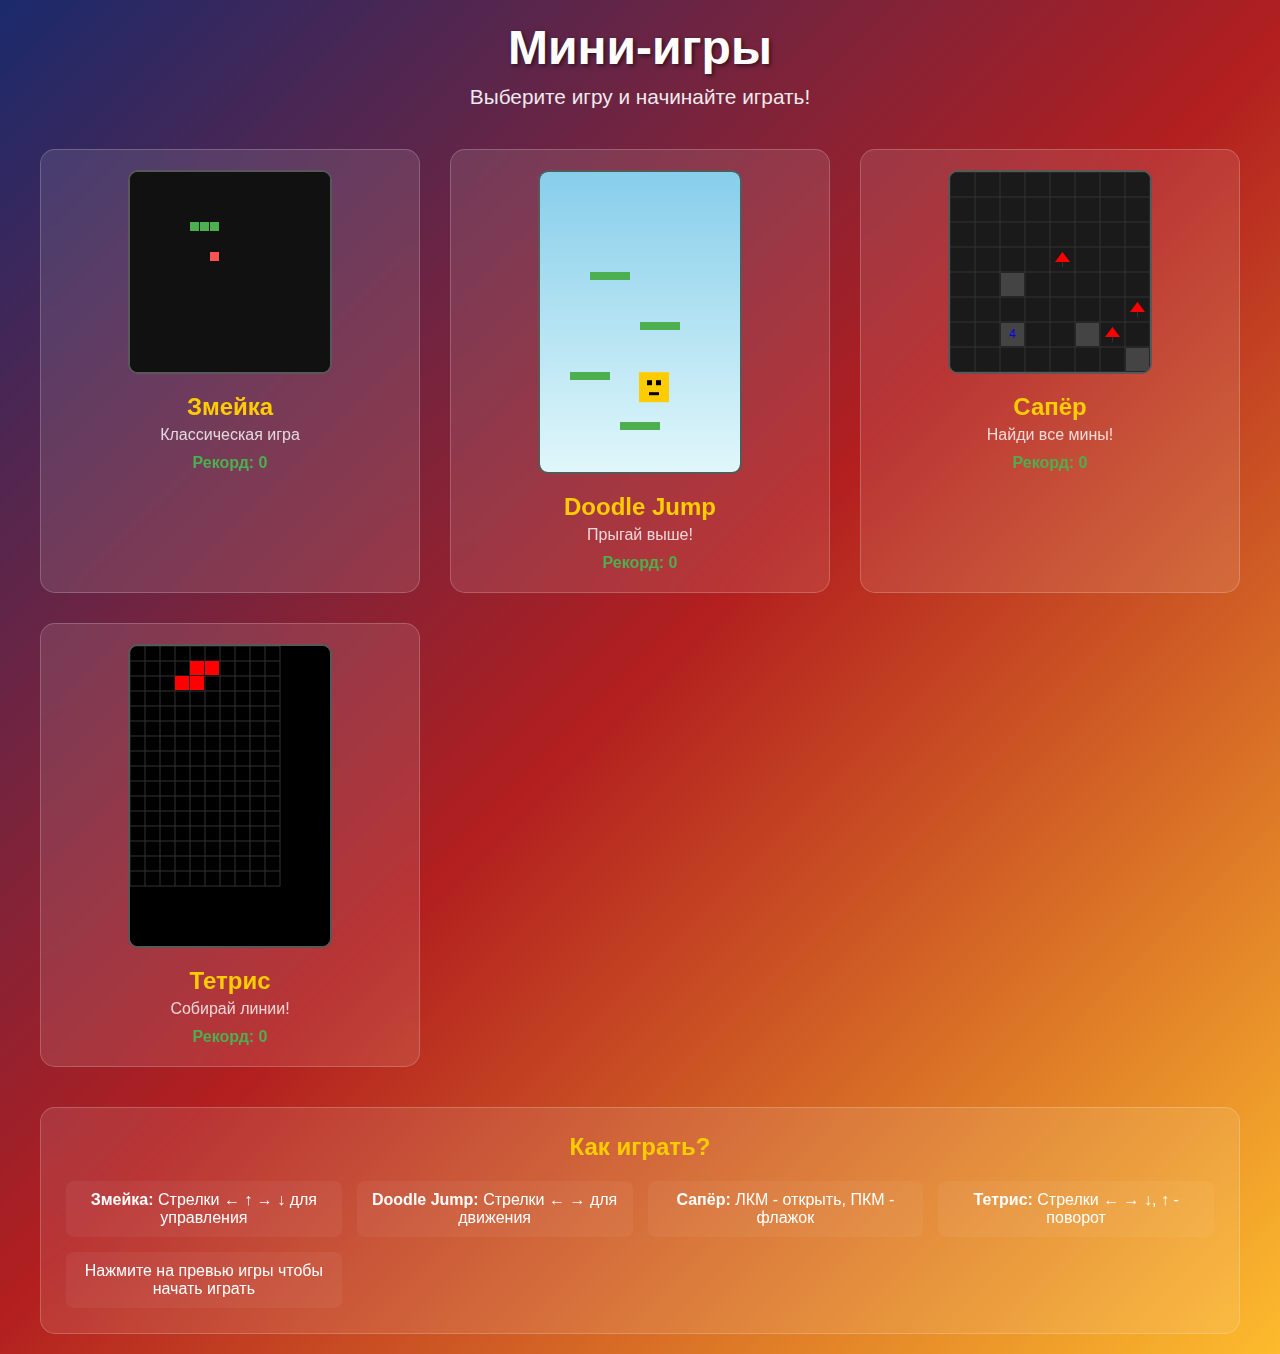
<file: BrowG/index.html>
<!DOCTYPE html>
<html lang="ru">
<head>
    <meta charset="UTF-8">
    <meta name="viewport" content="width=device-width, initial-scale=1.0">
    <title>Мини-игры</title>
    <link rel="stylesheet" href="css/style.css">
    <link rel="stylesheet" href="css/game.css">
</head>
<body>
    <!-- Главный экран -->
    <div id="main-screen" class="screen active">
        <header>
            <h1>Мини-игры</h1>
            <p class="subtitle">Выберите игру и начинайте играть!</p>
        </header>

        <div class="games-grid">
            <!-- Змейка -->
            <div class="game-preview" data-game="snake">
                <div class="preview-canvas">
                    <canvas id="snake-preview" width="200" height="200"></canvas>
                </div>
                <div class="preview-info">
                    <h3>Змейка</h3>
                    <p>Классическая игра</p>
                    <div class="preview-score">Рекорд: <span id="snake-preview-score">0</span></div>
                </div>
            </div>

            <!-- Doodle Jump -->
            <div class="game-preview" data-game="doodle">
                <div class="preview-canvas">
                    <canvas id="doodle-preview" width="200" height="300"></canvas>
                </div>
                <div class="preview-info">
                    <h3>Doodle Jump</h3>
                    <p>Прыгай выше!</p>
                    <div class="preview-score">Рекорд: <span id="doodle-preview-score">0</span></div>
                </div>
            </div>

            <!-- Сапёр -->
            <div class="game-preview" data-game="minesweeper">
                <div class="preview-canvas">
                    <canvas id="minesweeper-preview" width="200" height="200"></canvas>
                </div>
                <div class="preview-info">
                    <h3>Сапёр</h3>
                    <p>Найди все мины!</p>
                    <div class="preview-score">Рекорд: <span id="minesweeper-preview-score">0</span></div>
                </div>
            </div>

            <!-- Тетрис -->
            <div class="game-preview" data-game="tetris">
                <div class="preview-canvas">
                    <canvas id="tetris-preview" width="200" height="300"></canvas>
                </div>
                <div class="preview-info">
                    <h3>Тетрис</h3>
                    <p>Собирай линии!</p>
                    <div class="preview-score">Рекорд: <span id="tetris-preview-score">0</span></div>
                </div>
            </div>
        </div>

        <div class="instructions">
            <h2>Как играть?</h2>
            <ul>
                <li><strong>Змейка:</strong> Стрелки ← ↑ → ↓ для управления</li>
                <li><strong>Doodle Jump:</strong> Стрелки ← → для движения</li>
                <li><strong>Сапёр:</strong> ЛКМ - открыть, ПКМ - флажок</li>
                <li><strong>Тетрис:</strong> Стрелки ← → ↓, ↑ - поворот</li>
                <li>Нажмите на превью игры чтобы начать играть</li>
            </ul>
        </div>
    </div>

    <!-- Экран Змейки -->
    <div id="snake-screen" class="screen">
        <div class="game-header">
            <button class="back-button" onclick="gameManager.showMainScreen()">← Назад</button>
            <h2>Змейка</h2>
            <div class="game-scores">
                <div class="score">Счет: <span id="snake-score">0</span></div>
                <div class="score">Рекорд: <span id="snake-high-score">0</span></div>
            </div>
        </div>

        <div class="game-container">
            <div class="game-area" id="snake-game">
                <canvas id="snake-canvas" width="400" height="400"></canvas>
                <div class="game-over" id="snake-game-over">
                    <h2>Игра окончена!</h2>
                    <p>Ваш счет: <span id="snake-final-score">0</span></p>
                    <button onclick="gameManager.resetGame('snake')">Играть снова</button>
                </div>
            </div>
            
            <div class="game-controls">
                <div class="controls-info">Управление: стрелки ← ↑ → ↓</div>
                <div class="buttons">
                    <button onclick="gameManager.startGame('snake')">Старт</button>
                    <button onclick="gameManager.pauseGame('snake')">Пауза</button>
                    <button onclick="gameManager.resetGame('snake')">Заново</button>
                </div>
            </div>
        </div>
    </div>

    <!-- Экран Doodle Jump -->
    <div id="doodle-screen" class="screen">
        <div class="game-header">
            <button class="back-button" onclick="gameManager.showMainScreen()">← Назад</button>
            <h2>Doodle Jump</h2>
            <div class="game-scores">
                <div class="score">Счет: <span id="doodle-score">0</span></div>
                <div class="score">Рекорд: <span id="doodle-high-score">0</span></div>
            </div>
        </div>

        <div class="game-container">
            <div class="game-area" id="doodle-game">
                <canvas id="doodle-canvas" width="400" height="600"></canvas>
                <div class="game-over" id="doodle-game-over">
                    <h2>Игра окончена!</h2>
                    <p>Ваш счет: <span id="doodle-final-score">0</span></p>
                    <button onclick="gameManager.resetGame('doodle')">Играть снова</button>
                </div>
            </div>
            
            <div class="game-controls">
                <div class="controls-info">Управление: стрелки ← →</div>
                <div class="buttons">
                    <button onclick="gameManager.startGame('doodle')">Старт</button>
                    <button onclick="gameManager.pauseGame('doodle')">Пауза</button>
                    <button onclick="gameManager.resetGame('doodle')">Заново</button>
                </div>
            </div>
        </div>
    </div>

    <!-- Экран Сапёра -->
    <div id="minesweeper-screen" class="screen">
        <div class="game-header">
            <button class="back-button" onclick="gameManager.showMainScreen()">← Назад</button>
            <h2>Сапёр</h2>
            <div class="game-scores">
                <div class="score">Время: <span id="minesweeper-time">0</span></div>
                <div class="score">Мины: <span id="minesweeper-mines">10</span></div>
                <div class="score">Рекорд: <span id="minesweeper-high-score">0</span></div>
            </div>
        </div>

        <div class="game-container">
            <div class="game-area" id="minesweeper-game">
                <canvas id="minesweeper-canvas" width="400" height="400"></canvas>
                <div class="game-over" id="minesweeper-game-over">
                    <h2>Игра окончена!</h2>
                    <p>Время: <span id="minesweeper-final-time">0</span> сек</p>
                    <button onclick="gameManager.resetGame('minesweeper')">Играть снова</button>
                </div>
                <div class="game-won" id="minesweeper-game-won">
                    <h2>Победа!</h2>
                    <p>Время: <span id="minesweeper-win-time">0</span> сек</p>
                    <button onclick="gameManager.resetGame('minesweeper')">Играть снова</button>
                </div>
            </div>
            
            <div class="game-controls">
                <div class="controls-info">Управление: ЛКМ - открыть, ПКМ - флажок</div>
                <div class="difficulty-buttons">
                    <button onclick="minesweeperGame.setDifficulty('beginner')">Новичок</button>
                    <button onclick="minesweeperGame.setDifficulty('intermediate')">Любитель</button>
                    <button onclick="minesweeperGame.setDifficulty('expert')">Эксперт</button>
                </div>
                <div class="buttons">
                    <button onclick="gameManager.startGame('minesweeper')">Старт</button>
                    <button onclick="gameManager.resetGame('minesweeper')">Заново</button>
                </div>
            </div>
        </div>
    </div>

    <!-- Экран Тетриса -->
    <div id="tetris-screen" class="screen">
        <div class="game-header">
            <button class="back-button" onclick="gameManager.showMainScreen()">← Назад</button>
            <h2>Тетрис</h2>
            <div class="game-scores">
                <div class="score">Счет: <span id="tetris-score">0</span></div>
                <div class="score">Линии: <span id="tetris-lines">0</span></div>
                <div class="score">Рекорд: <span id="tetris-high-score">0</span></div>
            </div>
        </div>

        <div class="game-container">
            <div class="tetris-layout">
                <div class="game-area" id="tetris-game">
                    <canvas id="tetris-canvas" width="300" height="600"></canvas>
                    <div class="game-over" id="tetris-game-over">
                        <h2>Игра окончена!</h2>
                        <p>Ваш счет: <span id="tetris-final-score">0</span></p>
                        <button onclick="gameManager.resetGame('tetris')">Играть снова</button>
                    </div>
                </div>
                
                <div class="game-sidebar">
                    <div class="next-piece">
                        <h3>Следующая:</h3>
                        <canvas id="tetris-next-canvas" width="100" height="100"></canvas>
                    </div>
                    <div class="game-info">
                        <div class="info-item">Уровень: <span id="tetris-level">1</span></div>
                    </div>
                </div>
            </div>
            
            <div class="game-controls">
                <div class="controls-info">Управление: ← → ↓ движение, ↑ поворот, Пробел - пауза</div>
                <div class="buttons">
                    <button onclick="gameManager.startGame('tetris')">Старт</button>
                    <button onclick="gameManager.pauseGame('tetris')">Пауза</button>
                    <button onclick="gameManager.resetGame('tetris')">Заново</button>
                </div>
            </div>
        </div>
    </div>

    <script src="js/game-manager.js"></script>
    <script src="js/snake/snake.js"></script>
    <script src="js/snake/snake-game.js"></script>
    <script src="js/doodle/doodle.js"></script>
    <script src="js/doodle/doodle-game.js"></script>
    <script src="js/minesweeper/minesweeper.js"></script>
    <script src="js/minesweeper/minesweeper-game.js"></script>
    <script src="js/tetris/tetris.js"></script>
    <script src="js/tetris/tetris-game.js"></script>
    <script src="js/main.js"></script>
</body>
</html>
</file>
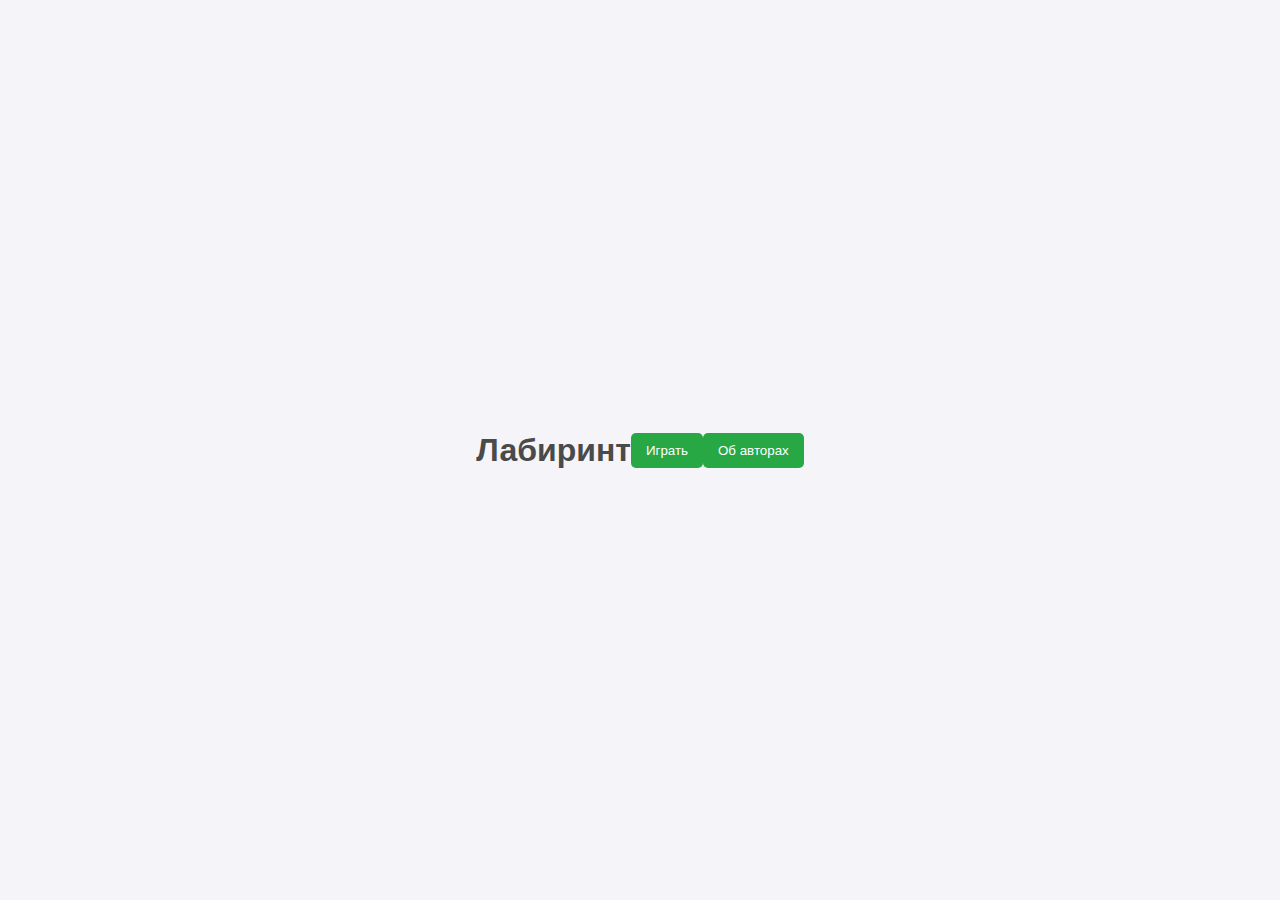
<file: labiiyy/index.html>
﻿<!DOCTYPE html>
<html lang="ru">
<head>
    <meta charset="UTF-8">
    <meta name="viewport" content="width=device-width, initial-scale=1.0">
    <title>Лабиринт</title>
    <link rel="stylesheet" href="style.css">
</head>
<body>

    <h1>Лабиринт</h1>
    <button id="playButton" onclick="showMenu()">Играть</button>
    <button id="authorsButton" onclick="showAuthors()">Об авторах</button>

    <div id="menu" style="display:none;">
        <h2>Выберите сложность:</h2>
        <div>
            <label for="rowsInput">Количество строк:</label>
            <input type="number" id="rowsInput" value="10" min="5" max="50">
        </div>
        <div>
            <label for="colsInput">Количество столбцов:</label>
            <input type="number" id="colsInput" value="10" min="5" max="50">
        </div>
        <button onclick="startCustomGame()">Создать лабиринт</button>
    </div>

    <div id="authors" style="display:none;">
        <h2>Авторы:</h2>
        <p>amiloid, faeris</p>
        <button onclick="hideAuthors()">Назад</button>
    </div>

    <div id="gameArea" style="display:none;">
        <div id="maze"></div>
        <button onclick="showHelp()">Помощь</button>
        <p id="status"></p>
    </div>

    <script src="script.js"></script> 
</body>
</html>
</file>
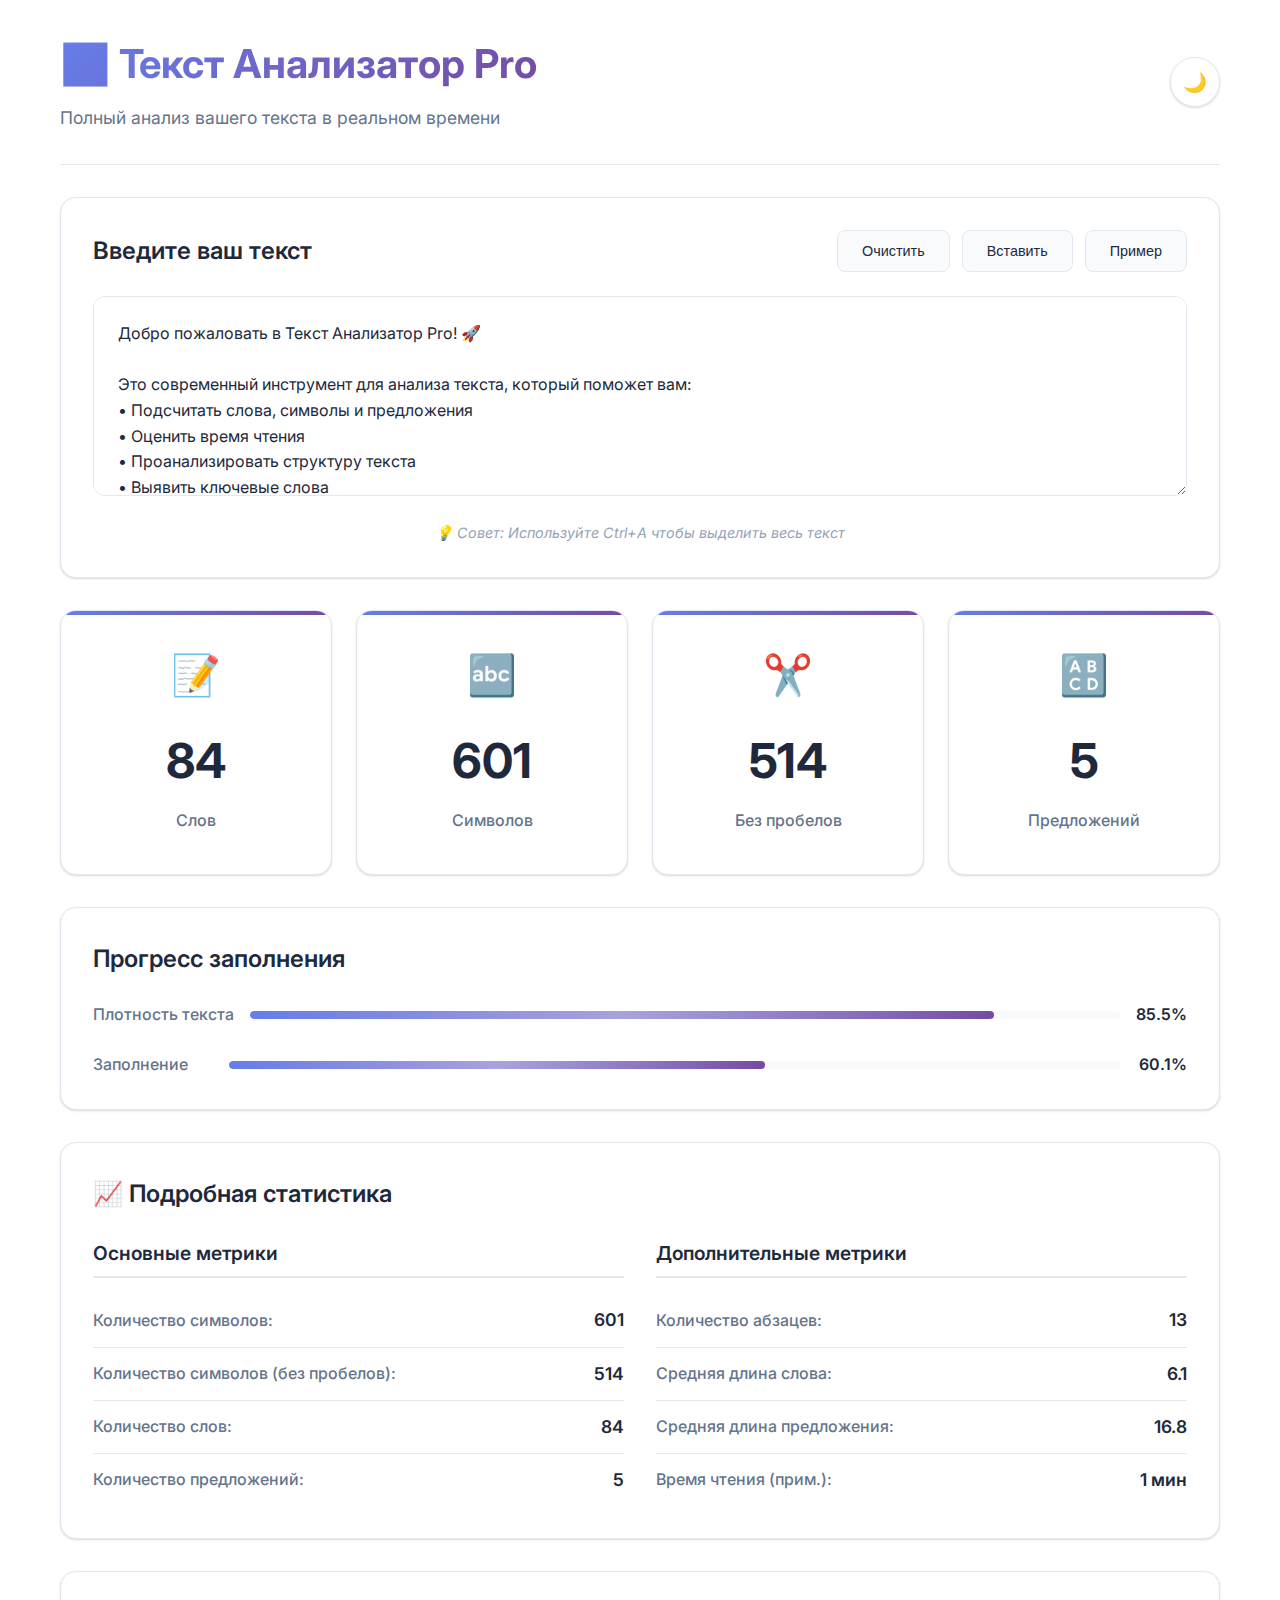
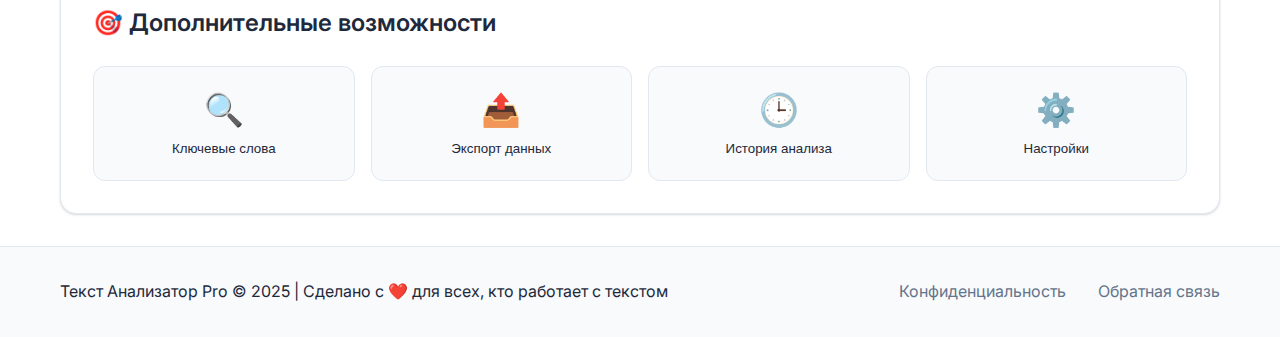
<file: Подсчет слов/index.html>
<!DOCTYPE html>
<html lang="ru">
<head>
    <meta charset="UTF-8">
    <meta name="viewport" content="width=device-width, initial-scale=1.0">
    <title>Текст Анализатор Pro | Анализ слов, символов и многое другое</title>
    <meta name="description" content="Бесплатный онлайн анализатор текста. Подсчет слов, символов, предложений, времени чтения и многое другое.">
    <link rel="stylesheet" href="css/style.css">
    <link rel="preconnect" href="https://fonts.googleapis.com">
    <link rel="preconnect" href="https://fonts.gstatic.com" crossorigin>
    <link href="https://fonts.googleapis.com/css2?family=Inter:wght@300;400;500;600;700&display=swap" rel="stylesheet">
</head>
<body>
    <div class="container">
        <header>
            <div class="header-content">
                <h1>📊 Текст Анализатор Pro</h1>
                <p class="subtitle">Полный анализ вашего текста в реальном времени</p>
            </div>
            <div class="theme-toggle">
                <button id="theme-btn" aria-label="Переключить тему">
                    <span class="theme-icon">🌙</span>
                </button>
            </div>
        </header>
        
        <div class="content">
            <div class="input-section">
                <div class="input-header">
                    <h2>Введите ваш текст</h2>
                    <div class="text-actions">
                        <button id="clear-btn" class="btn-secondary">Очистить</button>
                        <button id="paste-btn" class="btn-secondary">Вставить</button>
                        <button id="example-btn" class="btn-secondary">Пример</button>
                    </div>
                </div>
                <textarea 
                    id="text-input" 
                    placeholder="Введите или вставьте ваш текст здесь... Начните печатать, и статистика будет обновляться автоматически!"
                    aria-label="Поле для ввода текста"
                ></textarea>
                <div class="input-footer">
                    <span class="hint">💡 Совет: Используйте Ctrl+A чтобы выделить весь текст</span>
                </div>
            </div>
            
            <div class="stats-grid">
                <div class="stat-card" data-category="words">
                    <div class="stat-icon">📝</div>
                    <div class="stat-value" id="word-count">0</div>
                    <div class="stat-label">Слов</div>
                    <div class="stat-trend" id="word-trend"></div>
                </div>
                <div class="stat-card" data-category="chars">
                    <div class="stat-icon">🔤</div>
                    <div class="stat-value" id="char-count">0</div>
                    <div class="stat-label">Символов</div>
                    <div class="stat-trend" id="char-trend"></div>
                </div>
                <div class="stat-card" data-category="chars-no-spaces">
                    <div class="stat-icon">✂️</div>
                    <div class="stat-value" id="char-no-spaces-count">0</div>
                    <div class="stat-label">Без пробелов</div>
                    <div class="stat-trend" id="chars-no-spaces-trend"></div>
                </div>
                <div class="stat-card" data-category="sentences">
                    <div class="stat-icon">🔠</div>
                    <div class="stat-value" id="sentence-count">0</div>
                    <div class="stat-label">Предложений</div>
                    <div class="stat-trend" id="sentence-trend"></div>
                </div>
            </div>

            <div class="progress-section">
                <h3>Прогресс заполнения</h3>
                <div class="progress-bars">
                    <div class="progress-item">
                        <span>Плотность текста</span>
                        <div class="progress-bar">
                            <div class="progress-fill" id="density-progress" style="width: 0%"></div>
                        </div>
                        <span id="density-value">0%</span>
                    </div>
                    <div class="progress-item">
                        <span>Заполнение</span>
                        <div class="progress-bar">
                            <div class="progress-fill" id="fill-progress" style="width: 0%"></div>
                        </div>
                        <span id="fill-value">0%</span>
                    </div>
                </div>
            </div>
            
            <div class="details-section">
                <h2>📈 Подробная статистика</h2>
                <div class="details-grid">
                    <div class="detail-group">
                        <h3>Основные метрики</h3>
                        <div class="detail-item">
                            <span class="detail-label">Количество символов:</span>
                            <span class="detail-value" id="detail-char-count">0</span>
                        </div>
                        <div class="detail-item">
                            <span class="detail-label">Количество символов (без пробелов):</span>
                            <span class="detail-value" id="detail-char-no-spaces">0</span>
                        </div>
                        <div class="detail-item">
                            <span class="detail-label">Количество слов:</span>
                            <span class="detail-value" id="detail-word-count">0</span>
                        </div>
                        <div class="detail-item">
                            <span class="detail-label">Количество предложений:</span>
                            <span class="detail-value" id="detail-sentence-count">0</span>
                        </div>
                    </div>
                    
                    <div class="detail-group">
                        <h3>Дополнительные метрики</h3>
                        <div class="detail-item">
                            <span class="detail-label">Количество абзацев:</span>
                            <span class="detail-value" id="paragraph-count">0</span>
                        </div>
                        <div class="detail-item">
                            <span class="detail-label">Средняя длина слова:</span>
                            <span class="detail-value" id="avg-word-length">0</span>
                        </div>
                        <div class="detail-item">
                            <span class="detail-label">Средняя длина предложения:</span>
                            <span class="detail-value" id="avg-sentence-length">0</span>
                        </div>
                        <div class="detail-item">
                            <span class="detail-label">Время чтения (прим.):</span>
                            <span class="detail-value" id="reading-time">0 мин</span>
                        </div>
                    </div>
                </div>
            </div>

            <div class="features-section">
                <h2>🎯 Дополнительные возможности</h2>
                <div class="features-grid">
                    <button id="keyword-btn" class="feature-btn">
                        <span class="feature-icon">🔍</span>
                        <span>Ключевые слова</span>
                    </button>
                    <button id="export-btn" class="feature-btn">
                        <span class="feature-icon">📤</span>
                        <span>Экспорт данных</span>
                    </button>
                    <button id="history-btn" class="feature-btn">
                        <span class="feature-icon">🕒</span>
                        <span>История анализа</span>
                    </button>
                    <button id="settings-btn" class="feature-btn">
                        <span class="feature-icon">⚙️</span>
                        <span>Настройки</span>
                    </button>
                </div>
            </div>
        </div>
    </div>
    
    <footer>
        <div class="footer-content">
            <p>Текст Анализатор Pro &copy; 2025 | Сделано с ❤️ для всех, кто работает с текстом</p>
            <div class="footer-links">
                <a href="#" id="privacy-link">Конфиденциальность</a>
                <a href="#" id="feedback-link">Обратная связь</a>
            </div>
        </div>
    </footer>

    <!-- Модальные окна -->
    <div id="keyword-modal" class="modal">
        <div class="modal-content">
            <span class="close">&times;</span>
            <h3>Ключевые слова</h3>
            <div id="keyword-list" class="keyword-list"></div>
        </div>
    </div>

    <div id="export-modal" class="modal">
        <div class="modal-content">
            <span class="close">&times;</span>
            <h3>Экспорт данных</h3>
            <div class="export-options">
                <button id="export-json" class="export-btn">JSON</button>
                <button id="export-csv" class="export-btn">CSV</button>
                <button id="export-txt" class="export-btn">TXT</button>
            </div>
        </div>
    </div>
    
    <script src="js/script.js"></script>
</body>
</html>
</file>
<file: BrowG/css/style.css>
* {
    margin: 0;
    padding: 0;
    box-sizing: border-box;
    font-family: 'Segoe UI', Tahoma, Geneva, Verdana, sans-serif;
}

body {
    background: linear-gradient(135deg, #1a2a6c, #b21f1f, #fdbb2d);
    color: white;
    min-height: 100vh;
    padding: 20px;
    overflow-x: hidden;
}

.screen {
    display: none;
    max-width: 1200px;
    margin: 0 auto;
}

.screen.active {
    display: block;
}

/* Главный экран */
header {
    text-align: center;
    margin-bottom: 40px;
}

h1 {
    font-size: 3rem;
    margin-bottom: 10px;
    text-shadow: 2px 2px 4px rgba(0, 0, 0, 0.5);
}

.subtitle {
    font-size: 1.3rem;
    opacity: 0.9;
}

.games-grid {
    display: grid;
    grid-template-columns: repeat(auto-fit, minmax(300px, 1fr));
    gap: 30px;
    margin-bottom: 40px;
}

.game-preview {
    background: rgba(255, 255, 255, 0.1);
    border-radius: 15px;
    padding: 20px;
    cursor: pointer;
    transition: all 0.3s ease;
    backdrop-filter: blur(10px);
    border: 1px solid rgba(255, 255, 255, 0.2);
    text-align: center;
}

.game-preview:hover {
    transform: translateY(-5px);
    background: rgba(255, 255, 255, 0.15);
    box-shadow: 0 10px 25px rgba(0, 0, 0, 0.3);
}

.preview-canvas {
    margin-bottom: 15px;
}

.preview-canvas canvas {
    border-radius: 10px;
    border: 2px solid rgba(255, 255, 255, 0.3);
    background: #111;
}

.preview-info h3 {
    font-size: 1.5rem;
    margin-bottom: 5px;
    color: #ffcc00;
}

.preview-info p {
    margin-bottom: 10px;
    opacity: 0.8;
}

.preview-score {
    font-weight: bold;
    color: #4CAF50;
}

.instructions {
    background: rgba(255, 255, 255, 0.1);
    padding: 25px;
    border-radius: 15px;
    backdrop-filter: blur(10px);
    border: 1px solid rgba(255, 255, 255, 0.2);
}

.instructions h2 {
    text-align: center;
    margin-bottom: 20px;
    color: #ffcc00;
}

.instructions ul {
    list-style-type: none;
    display: grid;
    grid-template-columns: repeat(auto-fit, minmax(250px, 1fr));
    gap: 15px;
}

.instructions li {
    padding: 10px;
    background: rgba(255, 255, 255, 0.05);
    border-radius: 8px;
    text-align: center;
}

/* Кнопки */
button {
    background: linear-gradient(to right, #ff8a00, #da1b60);
    border: none;
    color: white;
    padding: 12px 24px;
    border-radius: 50px;
    font-size: 1rem;
    cursor: pointer;
    transition: all 0.3s ease;
    box-shadow: 0 4px 8px rgba(0, 0, 0, 0.2);
}

button:hover {
    transform: translateY(-2px);
    box-shadow: 0 6px 12px rgba(0, 0, 0, 0.3);
}

button:active {
    transform: translateY(1px);
}

.back-button {
    background: linear-gradient(to right, #667eea, #764ba2);
    padding: 10px 20px;
    font-size: 0.9rem;
}

@media (max-width: 768px) {
    .games-grid {
        grid-template-columns: 1fr;
    }
    
    h1 {
        font-size: 2.2rem;
    }
    
    .instructions ul {
        grid-template-columns: 1fr;
    }
}
</file>
<file: BrowG/css/game.css>
/* Игровые экраны */
.game-header {
    display: flex;
    justify-content: space-between;
    align-items: center;
    margin-bottom: 20px;
    padding: 0 10px;
}

.game-header h2 {
    font-size: 2rem;
    color: #ffcc00;
    text-align: center;
    flex-grow: 1;
}

.game-scores {
    display: flex;
    gap: 20px;
}

.game-container {
    display: flex;
    flex-direction: column;
    align-items: center;
    gap: 20px;
}

.game-area {
    position: relative;
    background-color: #111;
    border-radius: 10px;
    overflow: hidden;
    box-shadow: 0 10px 30px rgba(0, 0, 0, 0.5);
}

#snake-game {
    border: 3px solid #4CAF50;
}

#doodle-game {
    border: 3px solid #2196F3;
}

#minesweeper-game {
    border: 3px solid #FF9800;
}

#tetris-game {
    border: 3px solid #9C27B0;
}

.game-area canvas {
    display: block;
}

.game-controls {
    text-align: center;
    background: rgba(255, 255, 255, 0.1);
    padding: 20px;
    border-radius: 15px;
    backdrop-filter: blur(10px);
    border: 1px solid rgba(255, 255, 255, 0.2);
    width: 100%;
    max-width: 400px;
}

.controls-info {
    margin-bottom: 15px;
    font-size: 1.1rem;
    opacity: 0.9;
}

.buttons {
    display: flex;
    justify-content: center;
    gap: 15px;
    flex-wrap: wrap;
}

.buttons button {
    min-width: 100px;
}

/* Специфичные стили для Сапёра */
.difficulty-buttons {
    display: flex;
    gap: 10px;
    margin-bottom: 15px;
    justify-content: center;
}

.difficulty-buttons button {
    background: #444;
    padding: 8px 15px;
    font-size: 0.9rem;
}

.difficulty-buttons button:hover {
    background: #555;
}

/* Стили для Тетриса */
.tetris-layout {
    display: flex;
    gap: 20px;
    align-items: flex-start;
}

.game-sidebar {
    background: rgba(255, 255, 255, 0.1);
    padding: 15px;
    border-radius: 10px;
    backdrop-filter: blur(10px);
    border: 1px solid rgba(255, 255, 255, 0.2);
    min-width: 150px;
}

.next-piece {
    text-align: center;
    margin-bottom: 20px;
}

.next-piece h3 {
    margin-bottom: 10px;
    color: #ffcc00;
}

.game-info {
    color: #fff;
}

.info-item {
    margin-bottom: 10px;
    font-size: 1rem;
}

/* Game Over Overlay */
.game-over, .game-won {
    position: absolute;
    top: 0;
    left: 0;
    width: 100%;
    height: 100%;
    background: rgba(0, 0, 0, 0.85);
    display: none;
    flex-direction: column;
    justify-content: center;
    align-items: center;
    z-index: 10;
}

.game-over h2 {
    font-size: 2.5rem;
    color: #ff3333;
    margin-bottom: 20px;
    text-shadow: 2px 2px 4px rgba(0, 0, 0, 0.5);
}

.game-won h2 {
    font-size: 2.5rem;
    color: #4CAF50;
    margin-bottom: 20px;
}

.game-over p, .game-won p {
    font-size: 1.3rem;
    margin-bottom: 25px;
}

.game-over button, .game-won button {
    background: linear-gradient(to right, #4CAF50, #45a049);
    font-size: 1.1rem;
    padding: 15px 30px;
}

.score {
    font-size: 1.2rem;
    font-weight: bold;
    background: rgba(255, 255, 255, 0.1);
    padding: 8px 15px;
    border-radius: 20px;
    backdrop-filter: blur(5px);
}

@media (max-width: 768px) {
    .game-header {
        flex-direction: column;
        gap: 15px;
        text-align: center;
    }
    
    .game-scores {
        justify-content: center;
    }
    
    .game-area canvas {
        width: 100%;
        height: auto;
    }
    
    #snake-canvas {
        max-width: 400px;
        max-height: 400px;
    }
    
    #doodle-canvas {
        max-width: 400px;
        max-height: 600px;
    }
    
    #minesweeper-canvas {
        max-width: 400px;
        max-height: 400px;
    }
    
    #tetris-canvas {
        max-width: 300px;
        max-height: 600px;
    }
    
    .buttons {
        flex-direction: column;
        align-items: center;
    }
    
    .buttons button {
        width: 200px;
    }
    
    .tetris-layout {
        flex-direction: column;
        align-items: center;
    }
    
    .difficulty-buttons {
        flex-direction: column;
        align-items: center;
    }
    
    .difficulty-buttons button {
        width: 200px;
    }
}
</file>
<file: labiiyy/style.css>
﻿body {
    font-family: Arial, sans-serif;
    text-align: center;
    background-color: #f4f4f9;
    color: #333;
    display: flex; 
    justify-content: center; 
    align-items: center; 
    height: 100vh; 
    margin: 0; 
}

#container {
    max-width: 800px; 
    width: 100%;
}

h1 {
    color: #4a4a4a;
}

#maze {
    display: grid;
    margin: auto;
    border: 2px solid #333;
    gap: 1px;
    background-color: #bbb; 
}

.cell {
    width: 20px;
    height: 20px;
    background-color: white;
    border: 1px solid #ccc;
    transition: background-color 0.3s;
}

.wall {
    background-color: black;
}

.start {
    background-color: green; 
}

.end {
    background-color: red; 
}

.path {
    background-color: rgba(255, 255, 0, 0.5); 
}

.flashing {
    animation: flash 0.5s infinite alternate; 
}

@keyframes flash {
    0% {
        background-color: white;
    }

    100% {
        background-color: yellow;
    }
}

#menu, #authors, #gameArea {
    margin: 20px auto; 
    padding: 20px;
    border-radius: 5px;
    box-shadow: 0 2px 10px rgba(0, 0, 0, 0.1);
    background-color: white;
}

label {
    margin-right: 10px;
}

input[type="number"] {
    width: 60px;
    padding: 5px;
    margin-bottom: 10px;
}

button {
    padding: 10px 15px;
    border: none;
    border-radius: 5px;
    background-color: #28a745;
    color: white;
    cursor: pointer;
    transition: background-color 0.3s;
}

    button:hover {
        background-color: #218838;
    }

    button:disabled {
        background-color: #ccc;
        cursor: not-allowed;
    }
</file>
<file: Подсчет слов/css/style.css>
/* style.css */
:root {
    /* Light theme colors */
    --bg-primary: #ffffff;
    --bg-secondary: #f8fafc;
    --bg-card: #ffffff;
    --text-primary: #1e293b;
    --text-secondary: #64748b;
    --text-muted: #94a3b8;
    --accent-primary: #3b82f6;
    --accent-secondary: #6366f1;
    --border-color: #e2e8f0;
    --shadow: 0 1px 3px 0 rgba(0, 0, 0, 0.1), 0 1px 2px 0 rgba(0, 0, 0, 0.06);
    --shadow-lg: 0 10px 15px -3px rgba(0, 0, 0, 0.1), 0 4px 6px -2px rgba(0, 0, 0, 0.05);
    --gradient: linear-gradient(135deg, #667eea 0%, #764ba2 100%);
    --success: #10b981;
    --warning: #f59e0b;
    --error: #ef4444;
}

[data-theme="dark"] {
    --bg-primary: #0f172a;
    --bg-secondary: #1e293b;
    --bg-card: #1e293b;
    --text-primary: #f1f5f9;
    --text-secondary: #cbd5e1;
    --text-muted: #64748b;
    --accent-primary: #60a5fa;
    --accent-secondary: #818cf8;
    --border-color: #334155;
    --shadow: 0 1px 3px 0 rgba(0, 0, 0, 0.3), 0 1px 2px 0 rgba(0, 0, 0, 0.2);
    --shadow-lg: 0 10px 15px -3px rgba(0, 0, 0, 0.3), 0 4px 6px -2px rgba(0, 0, 0, 0.2);
}

/* Base styles */
* {
    margin: 0;
    padding: 0;
    box-sizing: border-box;
}

body {
    font-family: 'Inter', -apple-system, BlinkMacSystemFont, sans-serif;
    background-color: var(--bg-primary);
    color: var(--text-primary);
    line-height: 1.6;
    transition: all 0.3s ease;
    min-height: 100vh;
}

.container {
    max-width: 1200px;
    margin: 0 auto;
    padding: 0 20px;
    min-height: 100vh;
    display: flex;
    flex-direction: column;
}

/* Header styles */
header {
    display: flex;
    justify-content: space-between;
    align-items: center;
    padding: 2rem 0;
    border-bottom: 1px solid var(--border-color);
    margin-bottom: 2rem;
}

.header-content h1 {
    font-size: 2.5rem;
    font-weight: 700;
    background: var(--gradient);
    -webkit-background-clip: text;
    -webkit-text-fill-color: transparent;
    background-clip: text;
    margin-bottom: 0.5rem;
}

.subtitle {
    color: var(--text-secondary);
    font-size: 1.1rem;
    font-weight: 400;
}

.theme-toggle button {
    background: var(--bg-card);
    border: 1px solid var(--border-color);
    border-radius: 50%;
    width: 50px;
    height: 50px;
    cursor: pointer;
    display: flex;
    align-items: center;
    justify-content: center;
    transition: all 0.3s ease;
    box-shadow: var(--shadow);
}

.theme-toggle button:hover {
    transform: translateY(-2px);
    box-shadow: var(--shadow-lg);
}

.theme-icon {
    font-size: 1.2rem;
}

/* Input section */
.input-section {
    background: var(--bg-card);
    border-radius: 16px;
    padding: 2rem;
    box-shadow: var(--shadow);
    margin-bottom: 2rem;
    border: 1px solid var(--border-color);
}

.input-header {
    display: flex;
    justify-content: space-between;
    align-items: center;
    margin-bottom: 1.5rem;
}

.input-header h2 {
    font-size: 1.5rem;
    font-weight: 600;
    color: var(--text-primary);
}

.text-actions {
    display: flex;
    gap: 0.75rem;
}

.btn-secondary {
    background: var(--bg-secondary);
    color: var(--text-primary);
    border: 1px solid var(--border-color);
    padding: 0.75rem 1.5rem;
    border-radius: 8px;
    cursor: pointer;
    font-weight: 500;
    transition: all 0.3s ease;
    font-size: 0.9rem;
}

.btn-secondary:hover {
    background: var(--accent-primary);
    color: white;
    transform: translateY(-1px);
    box-shadow: var(--shadow);
}

#text-input {
    width: 100%;
    min-height: 200px;
    padding: 1.5rem;
    border: 1px solid var(--border-color);
    border-radius: 12px;
    background: var(--bg-primary);
    color: var(--text-primary);
    font-size: 1rem;
    line-height: 1.6;
    resize: vertical;
    transition: all 0.3s ease;
    font-family: inherit;
}

#text-input:focus {
    outline: none;
    border-color: var(--accent-primary);
    box-shadow: 0 0 0 3px rgba(59, 130, 246, 0.1);
}

#text-input::placeholder {
    color: var(--text-muted);
}

.input-footer {
    margin-top: 1rem;
    text-align: center;
}

.hint {
    color: var(--text-muted);
    font-size: 0.9rem;
    font-style: italic;
}

/* Stats grid */
.stats-grid {
    display: grid;
    grid-template-columns: repeat(auto-fit, minmax(250px, 1fr));
    gap: 1.5rem;
    margin-bottom: 2rem;
}

.stat-card {
    background: var(--bg-card);
    padding: 2rem;
    border-radius: 16px;
    text-align: center;
    box-shadow: var(--shadow);
    border: 1px solid var(--border-color);
    transition: all 0.3s ease;
    position: relative;
    overflow: hidden;
}

.stat-card::before {
    content: '';
    position: absolute;
    top: 0;
    left: 0;
    right: 0;
    height: 4px;
    background: var(--gradient);
}

.stat-card:hover {
    transform: translateY(-5px);
    box-shadow: var(--shadow-lg);
}

.stat-icon {
    font-size: 2.5rem;
    margin-bottom: 1rem;
}

.stat-value {
    font-size: 3rem;
    font-weight: 700;
    color: var(--text-primary);
    margin-bottom: 0.5rem;
}

.stat-label {
    color: var(--text-secondary);
    font-size: 1rem;
    font-weight: 500;
    margin-bottom: 0.5rem;
}

.stat-trend {
    font-size: 1.2rem;
    font-weight: 700;
}

.trend-up {
    color: var(--success);
}

.trend-down {
    color: var(--error);
}

/* Progress section */
.progress-section {
    background: var(--bg-card);
    border-radius: 16px;
    padding: 2rem;
    box-shadow: var(--shadow);
    margin-bottom: 2rem;
    border: 1px solid var(--border-color);
}

.progress-section h3 {
    font-size: 1.5rem;
    font-weight: 600;
    margin-bottom: 1.5rem;
    color: var(--text-primary);
}

.progress-bars {
    display: grid;
    gap: 1.5rem;
}

.progress-item {
    display: flex;
    align-items: center;
    gap: 1rem;
}

.progress-item span:first-child {
    min-width: 120px;
    color: var(--text-secondary);
    font-weight: 500;
}

.progress-bar {
    flex: 1;
    height: 8px;
    background: var(--bg-secondary);
    border-radius: 4px;
    overflow: hidden;
}

.progress-fill {
    height: 100%;
    background: var(--gradient);
    border-radius: 4px;
    transition: width 0.5s ease;
    position: relative;
}

.progress-fill::after {
    content: '';
    position: absolute;
    top: 0;
    left: 0;
    bottom: 0;
    right: 0;
    background: linear-gradient(90deg, transparent, rgba(255,255,255,0.4), transparent);
    animation: shimmer 2s infinite;
}

@keyframes shimmer {
    0% { transform: translateX(-100%); }
    100% { transform: translateX(100%); }
}

.progress-item span:last-child {
    min-width: 50px;
    text-align: right;
    color: var(--text-primary);
    font-weight: 600;
}

/* Details section */
.details-section {
    background: var(--bg-card);
    border-radius: 16px;
    padding: 2rem;
    box-shadow: var(--shadow);
    margin-bottom: 2rem;
    border: 1px solid var(--border-color);
}

.details-section h2 {
    font-size: 1.5rem;
    font-weight: 600;
    margin-bottom: 1.5rem;
    color: var(--text-primary);
}

.details-grid {
    display: grid;
    grid-template-columns: repeat(auto-fit, minmax(300px, 1fr));
    gap: 2rem;
}

.detail-group h3 {
    font-size: 1.2rem;
    font-weight: 600;
    margin-bottom: 1rem;
    color: var(--text-primary);
    padding-bottom: 0.5rem;
    border-bottom: 2px solid var(--border-color);
}

.detail-item {
    display: flex;
    justify-content: space-between;
    align-items: center;
    padding: 0.75rem 0;
    border-bottom: 1px solid var(--border-color);
}

.detail-item:last-child {
    border-bottom: none;
}

.detail-label {
    color: var(--text-secondary);
    font-weight: 500;
}

.detail-value {
    color: var(--text-primary);
    font-weight: 600;
    font-size: 1.1rem;
}

/* Features section */
.features-section {
    background: var(--bg-card);
    border-radius: 16px;
    padding: 2rem;
    box-shadow: var(--shadow);
    margin-bottom: 2rem;
    border: 1px solid var(--border-color);
}

.features-section h2 {
    font-size: 1.5rem;
    font-weight: 600;
    margin-bottom: 1.5rem;
    color: var(--text-primary);
}

.features-grid {
    display: grid;
    grid-template-columns: repeat(auto-fit, minmax(200px, 1fr));
    gap: 1rem;
}

.feature-btn {
    background: var(--bg-secondary);
    border: 1px solid var(--border-color);
    padding: 1.5rem;
    border-radius: 12px;
    cursor: pointer;
    transition: all 0.3s ease;
    display: flex;
    flex-direction: column;
    align-items: center;
    gap: 0.75rem;
    text-decoration: none;
    color: var(--text-primary);
    font-weight: 500;
}

.feature-btn:hover {
    background: var(--accent-primary);
    color: white;
    transform: translateY(-3px);
    box-shadow: var(--shadow-lg);
}

.feature-icon {
    font-size: 2rem;
}

/* Footer */
footer {
    margin-top: auto;
    background: var(--bg-secondary);
    padding: 2rem 0;
    border-top: 1px solid var(--border-color);
}

.footer-content {
    display: flex;
    justify-content: space-between;
    align-items: center;
    max-width: 1200px;
    margin: 0 auto;
    padding: 0 20px;
}

.footer-links {
    display: flex;
    gap: 2rem;
}

.footer-links a {
    color: var(--text-secondary);
    text-decoration: none;
    transition: color 0.3s ease;
}

.footer-links a:hover {
    color: var(--accent-primary);
}

/* Modal styles */
.modal {
    display: none;
    position: fixed;
    z-index: 1000;
    left: 0;
    top: 0;
    width: 100%;
    height: 100%;
    background-color: rgba(0, 0, 0, 0.5);
    backdrop-filter: blur(5px);
}

.modal-content {
    background-color: var(--bg-card);
    margin: 5% auto;
    padding: 2rem;
    border-radius: 16px;
    box-shadow: var(--shadow-lg);
    max-width: 500px;
    width: 90%;
    position: relative;
    border: 1px solid var(--border-color);
    animation: modalSlideIn 0.3s ease;
}

@keyframes modalSlideIn {
    from {
        opacity: 0;
        transform: translateY(-50px);
    }
    to {
        opacity: 1;
        transform: translateY(0);
    }
}

.close {
    position: absolute;
    right: 1.5rem;
    top: 1.5rem;
    font-size: 1.5rem;
    cursor: pointer;
    color: var(--text-muted);
    transition: color 0.3s ease;
}

.close:hover {
    color: var(--error);
}

.modal h3 {
    font-size: 1.5rem;
    font-weight: 600;
    margin-bottom: 1.5rem;
    color: var(--text-primary);
}

.keyword-list {
    max-height: 400px;
    overflow-y: auto;
}

.export-options {
    display: grid;
    grid-template-columns: repeat(auto-fit, minmax(120px, 1fr));
    gap: 1rem;
}

.export-btn {
    background: var(--bg-secondary);
    border: 1px solid var(--border-color);
    padding: 1rem;
    border-radius: 8px;
    cursor: pointer;
    transition: all 0.3s ease;
    font-weight: 500;
    color: var(--text-primary);
}

.export-btn:hover {
    background: var(--accent-primary);
    color: white;
    transform: translateY(-2px);
}

/* Responsive design */
@media (max-width: 768px) {
    .container {
        padding: 0 15px;
    }
    
    header {
        flex-direction: column;
        gap: 1rem;
        text-align: center;
    }
    
    .header-content h1 {
        font-size: 2rem;
    }
    
    .input-header {
        flex-direction: column;
        gap: 1rem;
        align-items: stretch;
    }
    
    .text-actions {
        justify-content: center;
    }
    
    .stats-grid {
        grid-template-columns: 1fr;
    }
    
    .details-grid {
        grid-template-columns: 1fr;
    }
    
    .features-grid {
        grid-template-columns: repeat(2, 1fr);
    }
    
    .footer-content {
        flex-direction: column;
        gap: 1rem;
        text-align: center;
    }
    
    .footer-links {
        justify-content: center;
    }
    
    .progress-item {
        flex-direction: column;
        align-items: stretch;
        gap: 0.5rem;
    }
    
    .progress-item span:first-child {
        min-width: auto;
    }
}

@media (max-width: 480px) {
    .features-grid {
        grid-template-columns: 1fr;
    }
    
    .modal-content {
        margin: 10% auto;
        padding: 1.5rem;
    }
    
    .stat-card {
        padding: 1.5rem;
    }
    
    .stat-value {
        font-size: 2.5rem;
    }
}

/* Scrollbar styling */
::-webkit-scrollbar {
    width: 8px;
}

::-webkit-scrollbar-track {
    background: var(--bg-secondary);
    border-radius: 4px;
}

::-webkit-scrollbar-thumb {
    background: var(--accent-primary);
    border-radius: 4px;
}

::-webkit-scrollbar-thumb:hover {
    background: var(--accent-secondary);
}

/* Focus styles for accessibility */
button:focus-visible,
textarea:focus-visible,
a:focus-visible {
    outline: 2px solid var(--accent-primary);
    outline-offset: 2px;
}

/* Loading animation */
.loading {
    opacity: 0.7;
    pointer-events: none;
    position: relative;
}

.loading::after {
    content: '';
    position: absolute;
    top: 50%;
    left: 50%;
    width: 20px;
    height: 20px;
    margin: -10px 0 0 -10px;
    border: 2px solid var(--accent-primary);
    border-top: 2px solid transparent;
    border-radius: 50%;
    animation: spin 1s linear infinite;
}

@keyframes spin {
    0% { transform: rotate(0deg); }
    100% { transform: rotate(360deg); }
}
</file>
